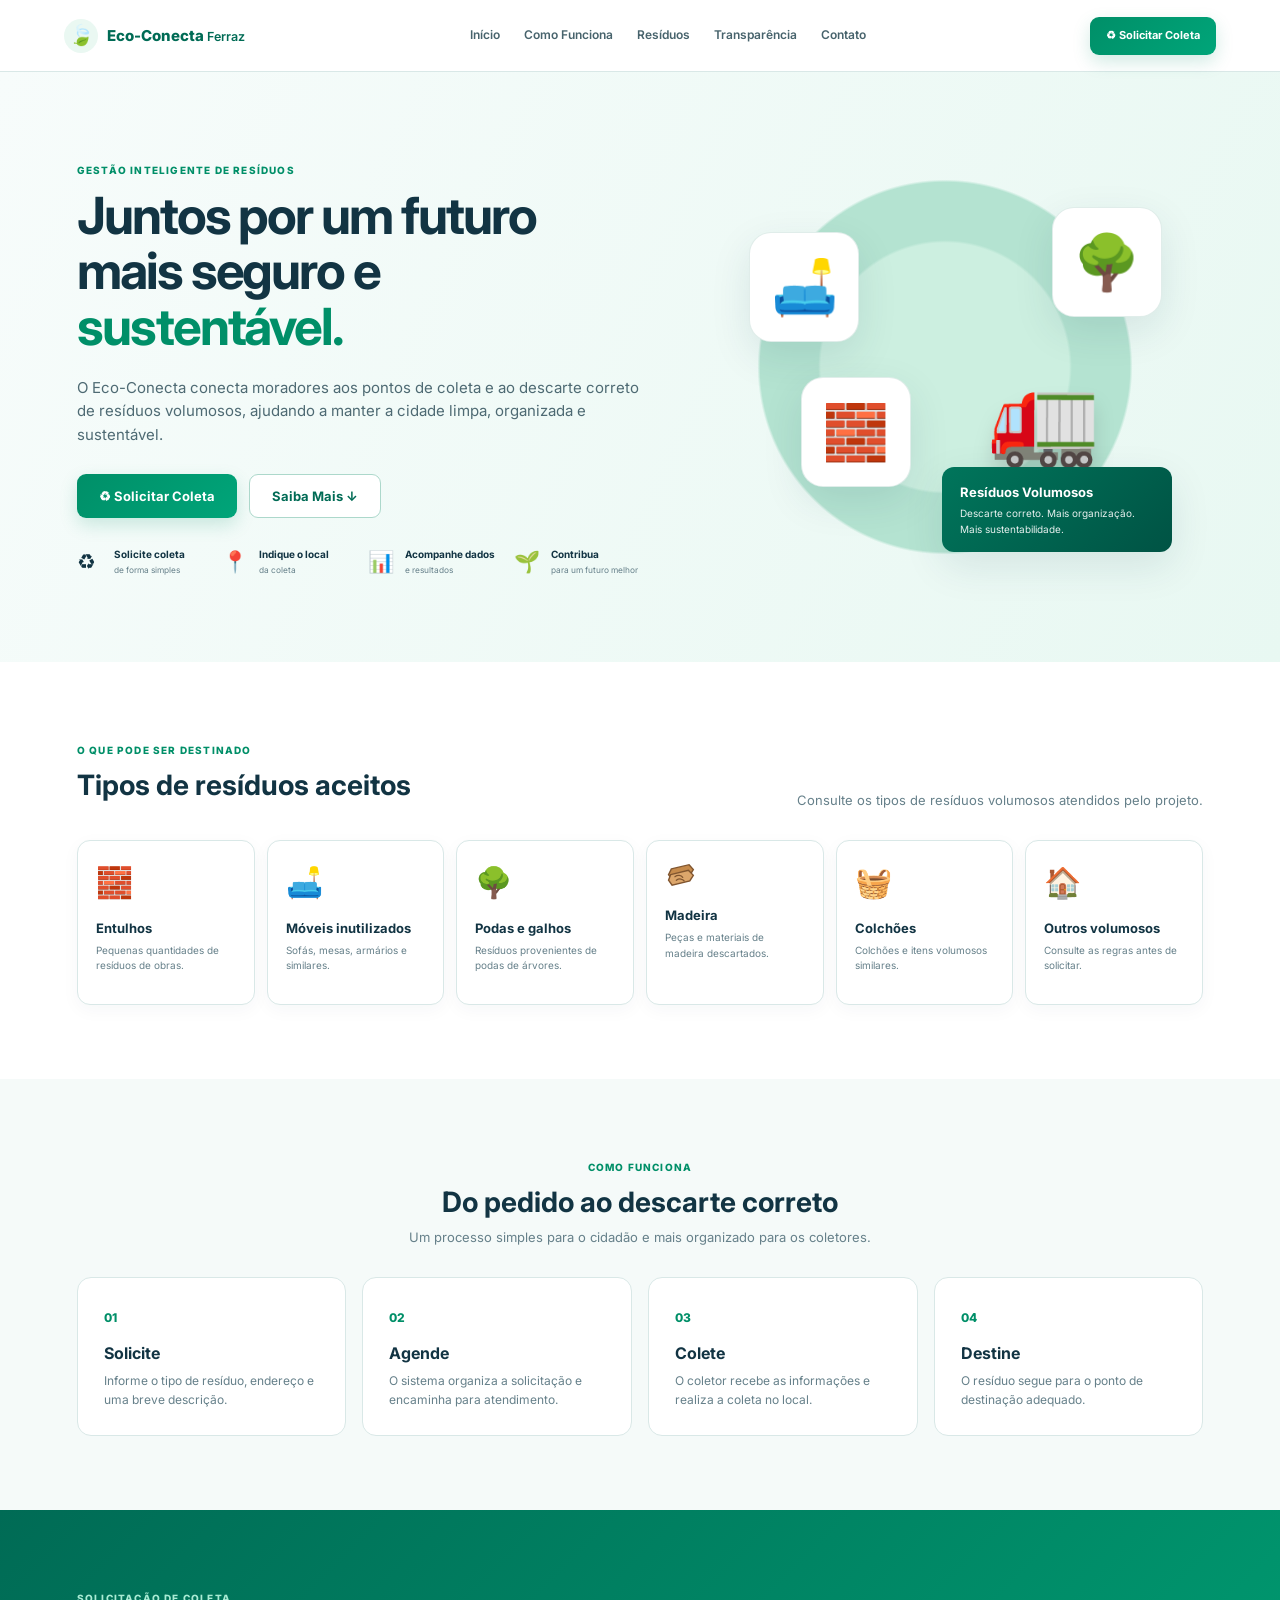
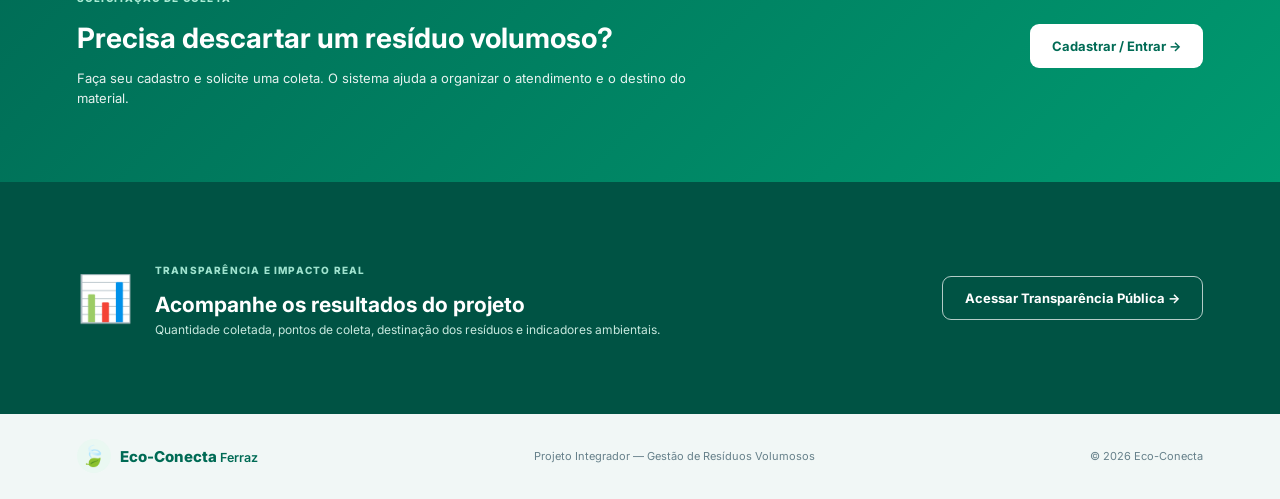
<file: index.html>
<!DOCTYPE html>
<html lang="pt-BR">
 <head>
  <meta charset="utf-8"/>
  <meta content="width=device-width, initial-scale=1.0" name="viewport"/>
  <title>
   Eco-Conecta | Res&iacute;duos Volumosos
  </title>
  <link href="CSS/style.css" rel="stylesheet"/>
 </head>
 <body>
  <header class="topbar">
   <a class="logo" href="index.html">
    <span class="logo-mark">
     🍃
    </span>
    <span>
     Eco-Conecta
     <small>
      Ferraz
     </small>
    </span>
   </a>
   <nav class="nav">
    <a href="#inicio">
     In&iacute;cio
    </a>
    <a href="#como-funciona">
     Como Funciona
    </a>
    <a href="#residuos">
     Res&iacute;duos
    </a>
    <a href="transparencia.html">
     Transpar&ecirc;ncia
    </a>
    <a href="#contato">
     Contato
    </a>
   </nav>
   <a class="btn btn-primary btn-small" href="#solicitar">
    ♻ Solicitar Coleta
   </a>
  </header>
  <main>
   <section class="hero section" id="inicio">
    <div class="hero-content">
     <span class="eyebrow">
      GEST&Atilde;O INTELIGENTE DE RES&Iacute;DUOS
     </span>
     <h1>
      Juntos por um futuro
      <br/>
      mais seguro e
      <strong>
       sustent&aacute;vel.
      </strong>
     </h1>
     <p>
      O Eco-Conecta conecta moradores aos pontos de coleta e ao descarte
          correto de res&iacute;duos volumosos, ajudando a manter a cidade limpa,
          organizada e sustent&aacute;vel.
     </p>
     <div class="hero-actions">
      <a class="btn btn-primary" href="#solicitar">
       ♻ Solicitar Coleta
      </a>
      <a class="btn btn-outline" href="#como-funciona">
       Saiba Mais &darr;
      </a>
     </div>
     <div class="hero-highlights">
      <div>
       <span>
        ♻
       </span>
       <b>
        Solicite coleta
       </b>
       <small>
        de forma simples
       </small>
      </div>
      <div>
       <span>
        📍
       </span>
       <b>
        Indique o local
       </b>
       <small>
        da coleta
       </small>
      </div>
      <div>
       <span>
        📊
       </span>
       <b>
        Acompanhe dados
       </b>
       <small>
        e resultados
       </small>
      </div>
      <div>
       <span>
        🌱
       </span>
       <b>
        Contribua
       </b>
       <small>
        para um futuro melhor
       </small>
      </div>
     </div>
    </div>
    <div aria-label="Ilustra&ccedil;&atilde;o de res&iacute;duos volumosos" class="hero-art">
     <div class="art-circle">
     </div>
     <div class="art-card art-card-sofa">
      🛋️
     </div>
     <div class="art-card art-card-branch">
      🌳
     </div>
     <div class="art-card art-card-rubble">
      🧱
     </div>
     <div class="art-truck">
      🚛
     </div>
     <div class="art-label">
      <strong>
       Res&iacute;duos Volumosos
      </strong>
      <span>
       Descarte correto. Mais organiza&ccedil;&atilde;o. Mais sustentabilidade.
      </span>
     </div>
    </div>
   </section>
   <section class="types section" id="residuos">
    <div class="section-heading">
     <div>
      <span class="eyebrow">
       O QUE PODE SER DESTINADO
      </span>
      <h2>
       Tipos de res&iacute;duos aceitos
      </h2>
     </div>
     <p>
      Consulte os tipos de res&iacute;duos volumosos atendidos pelo projeto.
     </p>
    </div>
    <div class="type-grid">
     <article class="type-card">
      <span>
       🧱
      </span>
      <strong>
       Entulhos
      </strong>
      <small>
       Pequenas quantidades de res&iacute;duos de obras.
      </small>
     </article>
     <article class="type-card">
      <span>
       🛋️
      </span>
      <strong>
       M&oacute;veis inutilizados
      </strong>
      <small>
       Sof&aacute;s, mesas, arm&aacute;rios e similares.
      </small>
     </article>
     <article class="type-card">
      <span>
       🌳
      </span>
      <strong>
       Podas e galhos
      </strong>
      <small>
       Res&iacute;duos provenientes de podas de &aacute;rvores.
      </small>
     </article>
     <article class="type-card">
      <span aria-hidden="true" class="wood-icon">
       <svg viewbox="0 0 48 48" xmlns="http://www.w3.org/2000/svg">
        <path d="M9 14 34 8l6 7-5 8-25 6-5-7z" fill="#c58a4b" stroke="#80552f" stroke-width="2">
        </path>
        <path d="M8 22 33 16l7 7-5 8-25 6-5-7z" fill="#dca66b" stroke="#80552f" stroke-width="2">
        </path>
        <path d="M14 25c4-3 9-2 11 1m-9 4c4-3 9-2 11 1" fill="none" stroke="#80552f" stroke-linecap="round" stroke-width="1.8">
        </path>
       </svg>
      </span>
      <strong>
       Madeira
      </strong>
      <small>
       Pe&ccedil;as e materiais de madeira descartados.
      </small>
     </article>
     <article class="type-card">
      <span>
       🧺
      </span>
      <strong>
       Colch&otilde;es
      </strong>
      <small>
       Colch&otilde;es e itens volumosos similares.
      </small>
     </article>
     <article class="type-card">
      <span>
       🏠
      </span>
      <strong>
       Outros volumosos
      </strong>
      <small>
       Consulte as regras antes de solicitar.
      </small>
     </article>
    </div>
   </section>
   <section class="how section" id="como-funciona">
    <div class="section-heading center">
     <span class="eyebrow">
      COMO FUNCIONA
     </span>
     <h2>
      Do pedido ao descarte correto
     </h2>
     <p>
      Um processo simples para o cidad&atilde;o e mais organizado para os coletores.
     </p>
    </div>
    <div class="steps">
     <article class="step">
      <span>
       01
      </span>
      <h3>
       Solicite
      </h3>
      <p>
       Informe o tipo de res&iacute;duo, endere&ccedil;o e uma breve descri&ccedil;&atilde;o.
      </p>
     </article>
     <article class="step">
      <span>
       02
      </span>
      <h3>
       Agende
      </h3>
      <p>
       O sistema organiza a solicita&ccedil;&atilde;o e encaminha para atendimento.
      </p>
     </article>
     <article class="step">
      <span>
       03
      </span>
      <h3>
       Colete
      </h3>
      <p>
       O coletor recebe as informa&ccedil;&otilde;es e realiza a coleta no local.
      </p>
     </article>
     <article class="step">
      <span>
       04
      </span>
      <h3>
       Destine
      </h3>
      <p>
       O res&iacute;duo segue para o ponto de destina&ccedil;&atilde;o adequado.
      </p>
     </article>
    </div>
   </section>
   <section class="request section" id="solicitar">
    <div>
     <span class="eyebrow">
      SOLICITA&Ccedil;&Atilde;O DE COLETA
     </span>
     <h2>
      Precisa descartar um res&iacute;duo volumoso?
     </h2>
     <p>
      Fa&ccedil;a seu cadastro e solicite uma coleta. O sistema ajuda a organizar o atendimento e o destino do material.
     </p>
    </div>
    <a class="btn btn-light" href="cadastro.html">
     Cadastrar / Entrar &rarr;
    </a>
   </section>
   <section class="transparency section" id="transparencia">
    <div class="transparency-icon">
     📊
    </div>
    <div>
     <span class="eyebrow">
      TRANSPAR&Ecirc;NCIA E IMPACTO REAL
     </span>
     <h2>
      Acompanhe os resultados do projeto
     </h2>
     <p>
      Quantidade coletada, pontos de coleta, destina&ccedil;&atilde;o dos res&iacute;duos e indicadores ambientais.
     </p>
    </div>
    <a class="btn btn-outline-light" href="transparencia.html">
     Acessar Transpar&ecirc;ncia P&uacute;blica &rarr;
    </a>
   </section>
  </main>
  <footer id="contato">
   <div class="logo">
    <span class="logo-mark">
     🍃
    </span>
    <span>
     Eco-Conecta
     <small>
      Ferraz
     </small>
    </span>
   </div>
   <p>
    Projeto Integrador &mdash; Gest&atilde;o de Res&iacute;duos Volumosos
   </p>
   <span>
    &copy; 2026 Eco-Conecta
   </span>
  </footer>
</body>
</html>
</file>
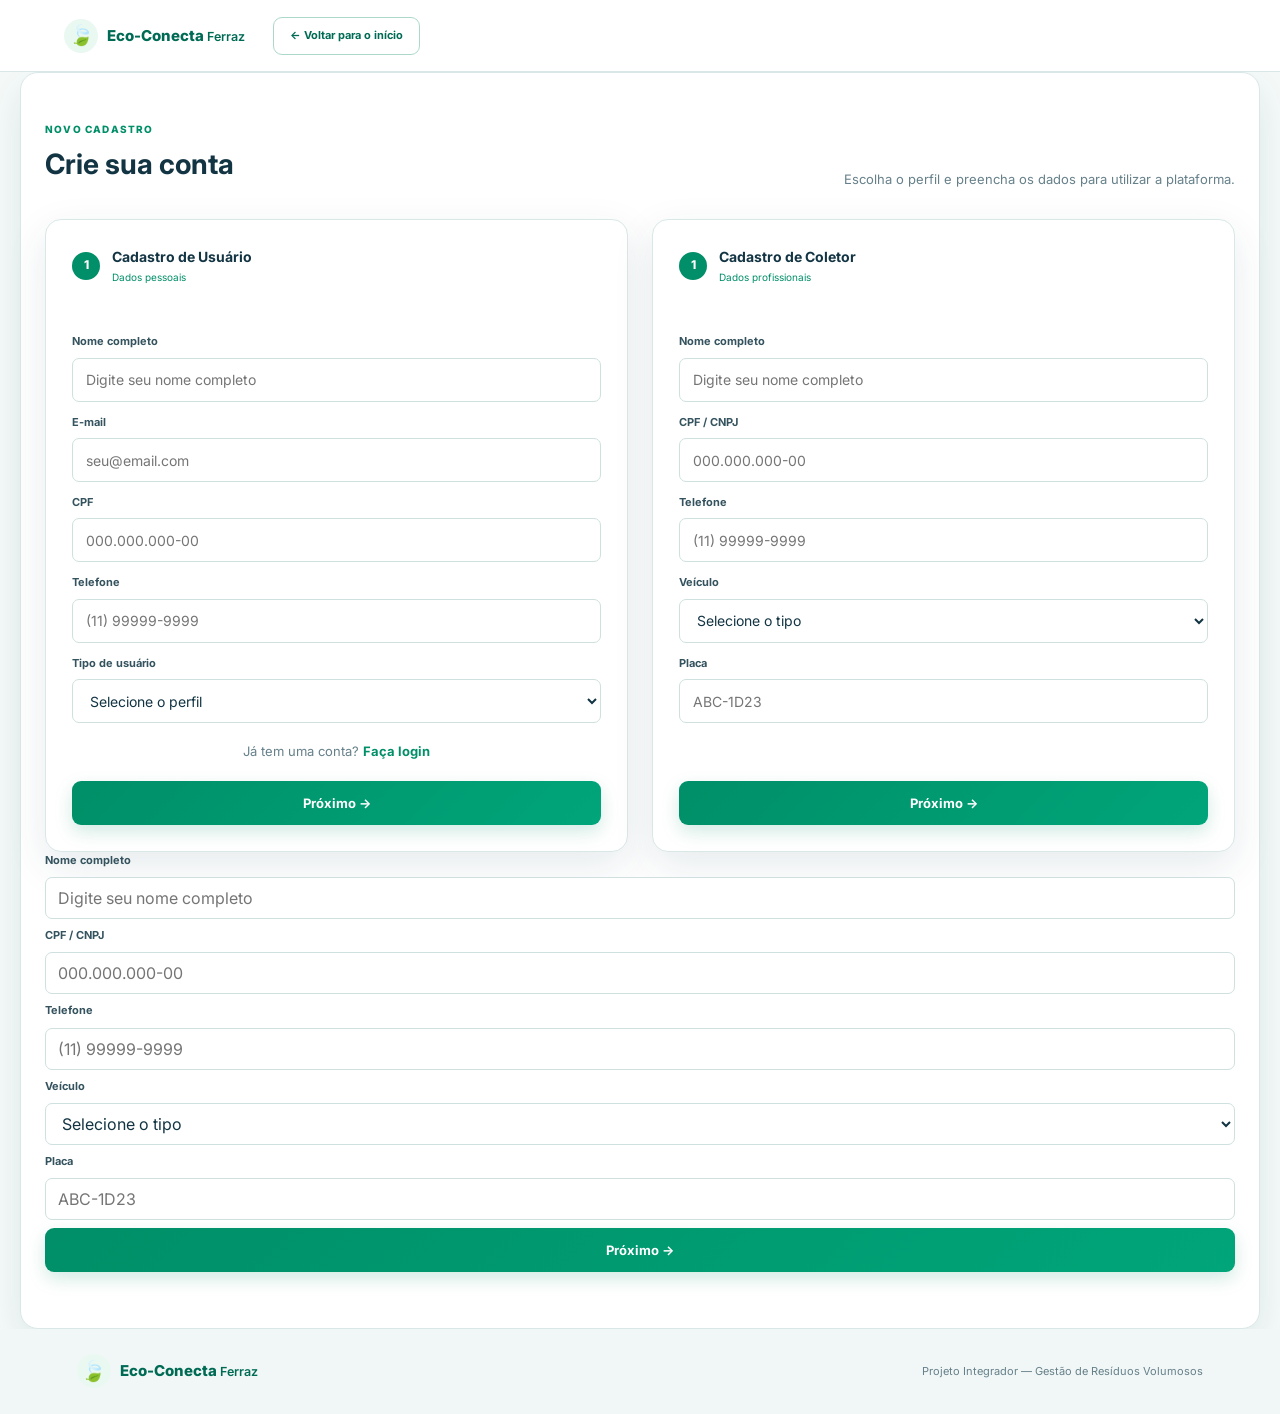
<file: cadastro.html>
<!DOCTYPE html>
<html lang="pt-BR">
<head>
  <meta charset="UTF-8">
  <meta name="viewport" content="width=device-width, initial-scale=1.0">
  <title>Cadastro | Eco-Conecta</title>
  <link rel="stylesheet" href="CSS/style.css">
  <script src="JS/cadastro.js" defer></script>
</head>
<body class="auth-page">

  <header class="topbar">
   <a class="logo" href="index.html">
    <span class="logo-mark">
     🍃
    </span>
    <span>
     Eco-Conecta
     <small>
      Ferraz
     </small>
    </span>
   </a>
   <a class="btn btn-outline btn-small" href="index.html">
    &larr; Voltar para o in&iacute;cio
   </a>
  </header>
    <section class="register-section" id="cadastro">
      <div class="section-heading">
        <div>
          <span class="eyebrow">NOVO CADASTRO</span>
          <h2>Crie sua conta</h2>
        </div>
        <p>Escolha o perfil e preencha os dados para utilizar a plataforma.</p>
      </div>

      <div class="register-grid">
        <article class="register-card">
          <div class="card-title">
            <span class="number">1</span>
            <div><strong>Cadastro de Usuário</strong><small>Dados pessoais</small></div>
          </div>

          <form>
            <label for="nome">Nome completo</label>
            <input id="nome" type="text" placeholder="Digite seu nome completo">

            <label for="email">E-mail</label>
            <input id="email" type="email" placeholder="seu@email.com">

            <label for="cpf">CPF</label>
            <input id="cpf" type="text" placeholder="000.000.000-00">

            <label for="telefone">Telefone</label>
            <input id="telefone" type="tel" placeholder="(11) 99999-9999">

            <label for="perfil">Tipo de usuário</label>
            <select id="perfil">
              <option value="">Selecione o perfil</option>
              <option>Cidadão</option>
              <option>Coletor</option>
              <option>Empresa</option>
              <option>Gestora</option>
            </select>
            <p class="register-link">Já tem uma conta? <a href="login.html">Faça login</a></p>
            <button class="btn btn-primary full" type="submit">Próximo →</button>
          </form>
        </article>

        <article class="register-card collector">
          <div class="card-title">
            <span class="number">1</span>
            <div><strong>Cadastro de Coletor</strong><small>Dados profissionais</small></div>
          </div>

          <form>
            <label for="coletor-nome">Nome completo</label>
            <input id="coletor-nome" type="text" placeholder="Digite seu nome completo">

            <label for="coletor-cpf">CPF / CNPJ</label>
            <input id="coletor-cpf" type="text" placeholder="000.000.000-00">

            <label for="coletor-tel">Telefone</label>
            <input id="coletor-tel" type="tel" placeholder="(11) 99999-9999">

            <label for="veiculo">Veículo</label>
            <select id="veiculo">
              <option value="">Selecione o tipo</option>
              <option>Caminhão</option>
              <option>Caminhonete</option>
              <option>Utilitário</option>
              <option>Outro</option>
            </select>

            <label for="placa">Placa</label>
            <input id="placa" type="text" placeholder="ABC-1D23">

            <button class="btn btn-primary full" type="submit">Próximo →</button>
          </form>
        </article>
      </div>
      <form>
       <label for="coletor-nome">
        Nome completo
       </label>
       <input id="coletor-nome" placeholder="Digite seu nome completo" type="text"/>
       <label for="coletor-cpf">
        CPF / CNPJ
       </label>
       <input id="coletor-cpf" placeholder="000.000.000-00" type="text"/>
       <label for="coletor-tel">
        Telefone
       </label>
       <input id="coletor-tel" placeholder="(11) 99999-9999" type="tel"/>
       <label for="veiculo">
        Ve&iacute;culo
       </label>
       <select id="veiculo">
        <option value="">
         Selecione o tipo
        </option>
        <option>
         Caminh&atilde;o
        </option>
        <option>
         Caminhonete
        </option>
        <option>
         Utilit&aacute;rio
        </option>
        <option>
         Outro
        </option>
       </select>
       <label for="placa">
        Placa
       </label>
       <input id="placa" placeholder="ABC-1D23" type="text"/>
       <button class="btn btn-primary full" type="submit">
        Pr&oacute;ximo &rarr;
       </button>
      </form>
     </article>
    </div>
   </section>
  </main>
  <footer>
   <div class="logo">
    <span class="logo-mark">
     🍃
    </span>
    <span>
     Eco-Conecta
     <small>
      Ferraz
     </small>
    </span>
   </div>
   <span>
    Projeto Integrador &mdash; Gest&atilde;o de Res&iacute;duos Volumosos
   </span>
  </footer>
</body>
</html>
</file>
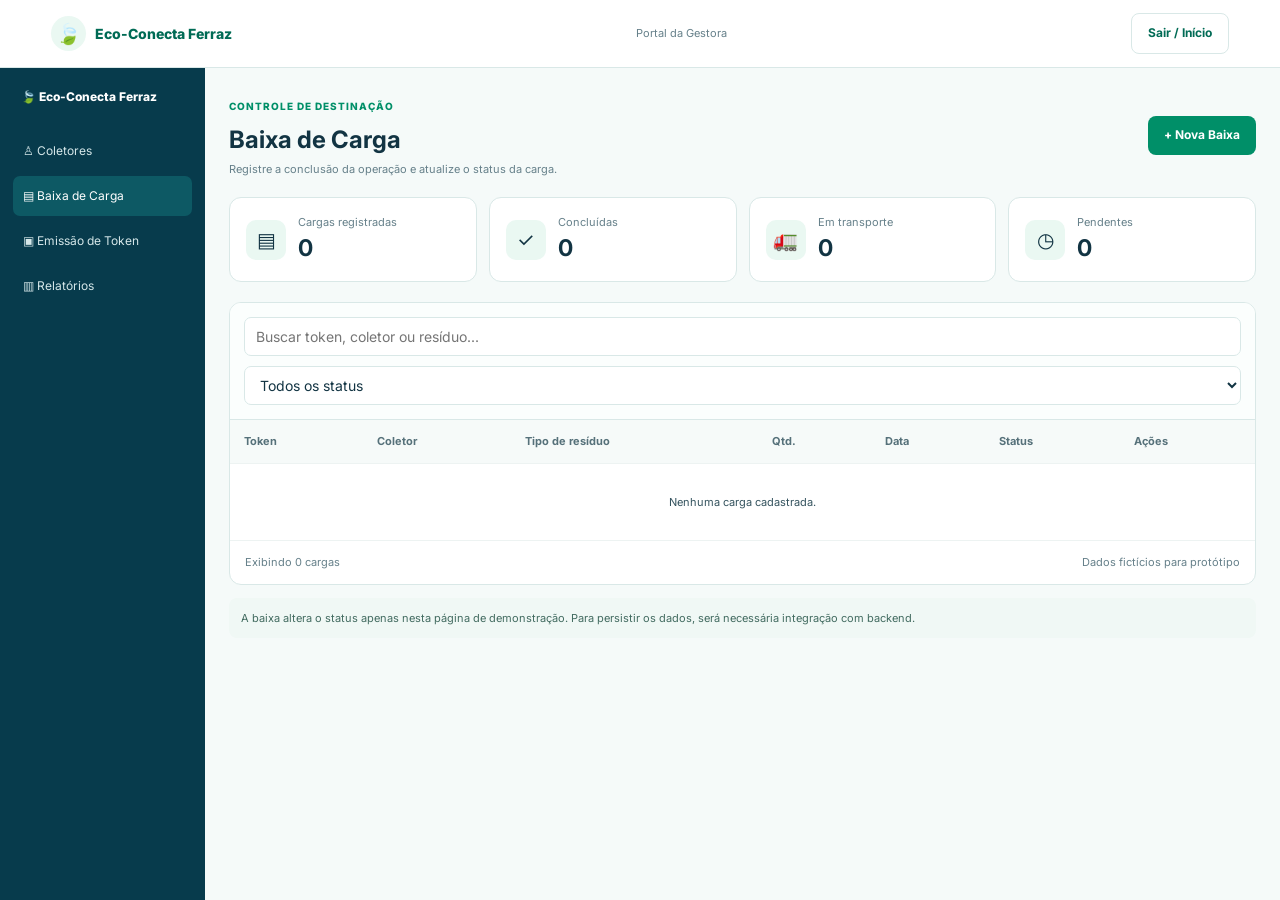
<file: gestora-baixa-carga.html>
<!DOCTYPE html>
<html lang="pt-BR">
 <head>
  <meta charset="utf-8"/>
  <meta content="width=device-width,initial-scale=1" name="viewport"/>
  <title>
   Baixa de Carga | PortalGestora
  </title>
  <link href="CSS/style.css" rel="stylesheet"/>
 </head>
 <body class="internal-page">
  <header class="topbar">
   <a class="logo" href="index.html">
    <span class="logo-mark">
     🍃
    </span>
    Eco-Conecta Ferraz
   </a>
   <span class="muted small">
    Portal da Gestora
   </span>
   <a class="btn outline" href="index.html">
    Sair / In&iacute;cio
   </a>
  </header>
  <div class="dashboard">
   <aside class="sidebar">
    <div class="side-brand">
     🍃 Eco-Conecta Ferraz
    </div>
    <a class="side-link" href="gestora-coletores.html">
     ♙ Coletores
    </a>
    <a class="side-link active" href="gestora-baixa-carga.html">
     ▤ Baixa de Carga
    </a>
    <a class="side-link" href="gestora-token.html">
     ▣ Emiss&atilde;o de Token
    </a>
    <a class="side-link" href="transparencia.html">
     ▥ Relat&oacute;rios
    </a>
   </aside>
   <main class="dashmain">
    <div class="dashhead">
     <div>
      <span class="eyebrow">
       CONTROLE DE DESTINA&Ccedil;&Atilde;O
      </span>
      <h1>
       Baixa de Carga
      </h1>
      <p class="muted small">
       Registre a conclus&atilde;o da opera&ccedil;&atilde;o e atualize o status da carga.
      </p>
     </div>
     <button class="btn primary" id="new">
      + Nova Baixa
     </button>
    </div>
    <section class="stats">
     <article class="stat">
      <div class="stat-icon">
       ▤
      </div>
      <div>
       <span>
        Cargas registradas
       </span>
       <strong id="total">
        0
       </strong>
      </div>
     </article>
     <article class="stat">
      <div class="stat-icon">
       &checkmark;
      </div>
      <div>
       <span>
        Conclu&iacute;das
       </span>
       <strong id="done">
        0
       </strong>
      </div>
     </article>
     <article class="stat">
      <div class="stat-icon">
       🚛
      </div>
      <div>
       <span>
        Em transporte
       </span>
       <strong>
        0
       </strong>
      </div>
     </article>
     <article class="stat">
      <div class="stat-icon">
       ◷
      </div>
      <div>
       <span>
        Pendentes
       </span>
       <strong>
        0
       </strong>
      </div>
     </article>
    </section>
    <section class="table-panel">
     <div class="filters">
      <input id="q" placeholder="Buscar token, coletor ou res&iacute;duo..."/>
      <select id="status">
       <option value="all">
        Todos os status
       </option>
       <option>
        Conclu&iacute;da
       </option>
       <option>
        Em transporte
       </option>
       <option>
        Pendente
       </option>
      </select>
     </div>
     <div class="table-wrap">
      <table>
       <thead>
        <tr>
         <th>
          Token
         </th>
         <th>
          Coletor
         </th>
         <th>
          Tipo de res&iacute;duo
         </th>
         <th>
          Qtd.
         </th>
         <th>
          Data
         </th>
         <th>
          Status
         </th>
         <th>
          A&ccedil;&otilde;es
         </th>
        </tr>
       </thead>
       <tbody id="rows">
        <tr class="empty-row">
         <td colspan="7" style="text-align:center;padding:30px">
          Nenhuma carga cadastrada.
         </td>
        </tr>
       </tbody>
      </table>
     </div>
     <div class="pagination">
      <span id="count">
       Exibindo 0 cargas
      </span>
      <span>
       Dados fict&iacute;cios para prot&oacute;tipo
      </span>
     </div>
    </section>
    <p class="notice">
     A baixa altera o status apenas nesta p&aacute;gina de demonstra&ccedil;&atilde;o. Para persistir os dados, ser&aacute; necess&aacute;ria integra&ccedil;&atilde;o com backend.
    </p>
   </main>
  </div>
  <script>
   function filter(){let n=0;document.querySelectorAll('#rows tr:not(.empty-row)').forEach(r=>{let ok=r.innerText.toLowerCase().includes(document.getElementById('q').value.toLowerCase())&&(document.getElementById('status').value==='all'||r.innerText.includes(document.getElementById('status').value));r.hidden=!ok;if(ok)n++});document.getElementById('count').textContent='Exibindo '+n+' carga(s)';}document.getElementById('q').addEventListener('input',filter);document.getElementById('status').addEventListener('change',filter);document.getElementById('rows').addEventListener('click',e=>{let b=e.target.closest('.finish');if(!b)return;let r=b.closest('tr'),cell=r.cells[5];if(cell.innerText.includes('Concluída')){alert('Esta carga já está concluída.');return}if(confirm('Confirmar a baixa desta carga?')){cell.innerHTML='<span class="status">Concluída</span>';b.textContent='Ver';document.getElementById('done').textContent=+document.getElementById('done').textContent+1;filter()}});document.getElementById('new').onclick=()=>{let t=prompt('Token da carga:');if(!t)return;let c=prompt('Nome do coletor:');if(!c)return;let r=prompt('Tipo de resíduo:');if(!r)return;let tr=document.createElement('tr');[t,c,r,prompt('Quantidade:','1 carga')||'1 carga',new Date().toLocaleDateString('pt-BR')].forEach(v=>{let td=document.createElement('td');td.textContent=v;tr.append(td)});let st=document.createElement('td');st.innerHTML='<span class="status warn">Pendente</span>';tr.append(st);let act=document.createElement('td');act.innerHTML='<button class="btn outline finish">Dar baixa</button>';tr.append(act);let empty=document.querySelector('#rows .empty-row');if(empty)empty.remove();document.getElementById('rows').prepend(tr);document.getElementById('total').textContent=+document.getElementById('total').textContent+1;filter()};
  </script>
</body>
</html>
</file>
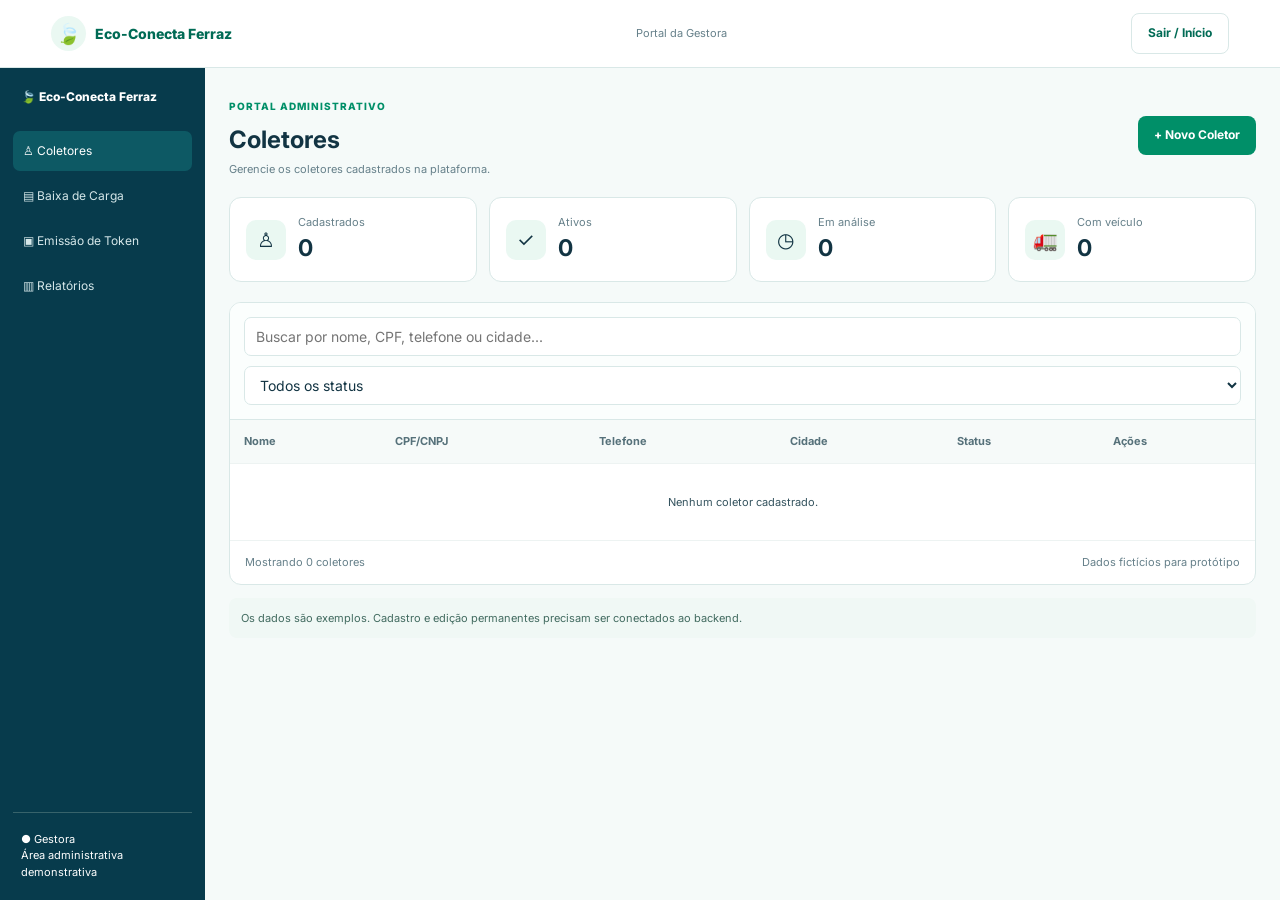
<file: gestora-coletores.html>
<!DOCTYPE html>
<html lang="pt-BR">
 <head>
  <meta charset="utf-8"/>
  <meta content="width=device-width,initial-scale=1" name="viewport"/>
  <title>
   Coletores | PortalGestora
  </title>
  <link href="CSS/style.css" rel="stylesheet"/>
 </head>
 <body class="internal-page">
  <header class="topbar">
   <a class="logo" href="index.html">
    <span class="logo-mark">
     🍃
    </span>
    Eco-Conecta Ferraz
   </a>
   <span class="muted small">
    Portal da Gestora
   </span>
   <a class="btn outline" href="index.html">
    Sair / In&iacute;cio
   </a>
  </header>
  <div class="dashboard">
   <aside class="sidebar">
    <div class="side-brand">
     🍃 Eco-Conecta Ferraz
    </div>
    <a class="side-link active" href="gestora-coletores.html">
     ♙ Coletores
    </a>
    <a class="side-link" href="gestora-baixa-carga.html">
     ▤ Baixa de Carga
    </a>
    <a class="side-link" href="gestora-token.html">
     ▣ Emiss&atilde;o de Token
    </a>
    <a class="side-link" href="transparencia.html">
     ▥ Relat&oacute;rios
    </a>
    <div class="side-bottom">
     ● Gestora
     <br/>
     &Aacute;rea administrativa demonstrativa
    </div>
   </aside>
   <main class="dashmain">
    <div class="dashhead">
     <div>
      <span class="eyebrow">
       PORTAL ADMINISTRATIVO
      </span>
      <h1>
       Coletores
      </h1>
      <p class="muted small">
       Gerencie os coletores cadastrados na plataforma.
      </p>
     </div>
     <button class="btn primary" id="new">
      + Novo Coletor
     </button>
    </div>
    <section class="stats">
     <article class="stat">
      <div class="stat-icon">
       ♙
      </div>
      <div>
       <span>
        Cadastrados
       </span>
       <strong>
        0
       </strong>
      </div>
     </article>
     <article class="stat">
      <div class="stat-icon">
       &checkmark;
      </div>
      <div>
       <span>
        Ativos
       </span>
       <strong>
        0
       </strong>
      </div>
     </article>
     <article class="stat">
      <div class="stat-icon">
       ◷
      </div>
      <div>
       <span>
        Em an&aacute;lise
       </span>
       <strong>
        0
       </strong>
      </div>
     </article>
     <article class="stat">
      <div class="stat-icon">
       🚛
      </div>
      <div>
       <span>
        Com ve&iacute;culo
       </span>
       <strong>
        0
       </strong>
      </div>
     </article>
    </section>
    <section class="table-panel">
     <div class="filters">
      <input id="q" placeholder="Buscar por nome, CPF, telefone ou cidade..."/>
      <select id="status">
       <option value="all">
        Todos os status
       </option>
       <option>
        Ativo
       </option>
       <option>
        Inativo
       </option>
       <option>
        Em an&aacute;lise
       </option>
      </select>
     </div>
     <div class="table-wrap">
      <table>
       <thead>
        <tr>
         <th>
          Nome
         </th>
         <th>
          CPF/CNPJ
         </th>
         <th>
          Telefone
         </th>
         <th>
          Cidade
         </th>
         <th>
          Status
         </th>
         <th>
          A&ccedil;&otilde;es
         </th>
        </tr>
       </thead>
       <tbody id="rows">
        <tr class="empty-row">
         <td colspan="6" style="text-align:center;padding:30px">
          Nenhum coletor cadastrado.
         </td>
        </tr>
       </tbody>
      </table>
     </div>
     <div class="pagination">
      <span id="count">
       Mostrando 0 coletores
      </span>
      <span>
       Dados fict&iacute;cios para prot&oacute;tipo
      </span>
     </div>
    </section>
    <p class="notice">
     Os dados s&atilde;o exemplos. Cadastro e edi&ccedil;&atilde;o permanentes precisam ser conectados ao backend.
    </p>
   </main>
  </div>
  <script>
   function filt(){let n=0;document.querySelectorAll('#rows tr:not(.empty-row)').forEach(r=>{let ok=r.innerText.toLowerCase().includes(document.getElementById('q').value.toLowerCase())&&(document.getElementById('status').value==='all'||r.innerText.includes(document.getElementById('status').value));r.hidden=!ok;if(ok)n++});document.getElementById('count').textContent='Mostrando '+n+' coletor(es)';}document.getElementById('q').addEventListener('input',filt);document.getElementById('status').addEventListener('change',filt);document.getElementById('new').onclick=()=>alert('Protótipo visual: o formulário de novo coletor será integrado ao backend.');document.querySelectorAll('.edit').forEach(b=>b.onclick=()=>alert('Protótipo visual: edição ainda não está conectada ao banco de dados.'));
  </script>
</body>
</html>
</file>
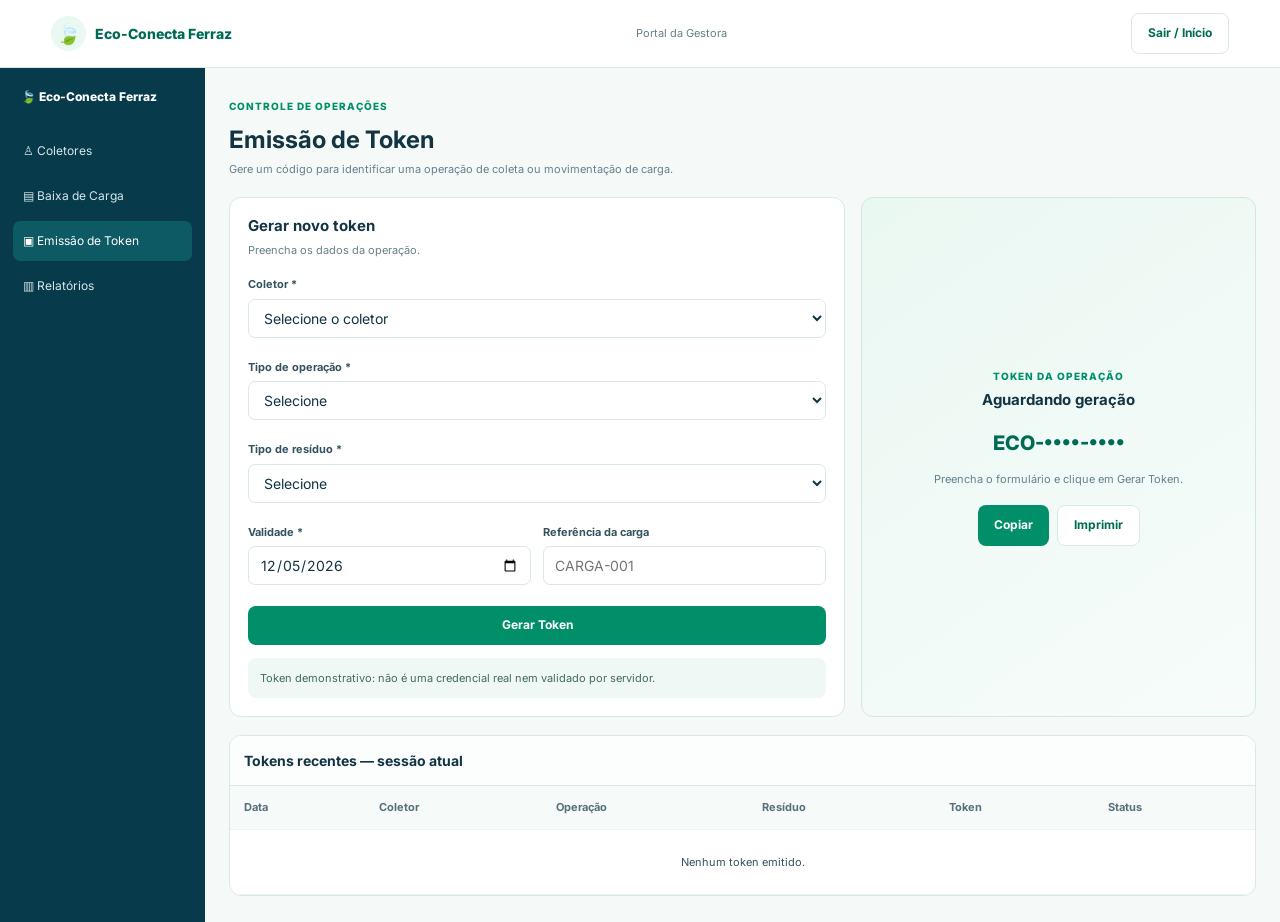
<file: gestora-token.html>
<!DOCTYPE html>
<html lang="pt-BR">
 <head>
  <meta charset="utf-8"/>
  <meta content="width=device-width,initial-scale=1" name="viewport"/>
  <title>
   Emiss&atilde;o de Token | PortalGestora
  </title>
  <link href="CSS/style.css" rel="stylesheet"/>
 </head>
 <body class="internal-page">
  <header class="topbar">
   <a class="logo" href="index.html">
    <span class="logo-mark">
     🍃
    </span>
    Eco-Conecta Ferraz
   </a>
   <span class="muted small">
    Portal da Gestora
   </span>
   <a class="btn outline" href="index.html">
    Sair / In&iacute;cio
   </a>
  </header>
  <div class="dashboard">
   <aside class="sidebar">
    <div class="side-brand">
     🍃 Eco-Conecta Ferraz
    </div>
    <a class="side-link" href="gestora-coletores.html">
     ♙ Coletores
    </a>
    <a class="side-link" href="gestora-baixa-carga.html">
     ▤ Baixa de Carga
    </a>
    <a class="side-link active" href="gestora-token.html">
     ▣ Emiss&atilde;o de Token
    </a>
    <a class="side-link" href="transparencia.html">
     ▥ Relat&oacute;rios
    </a>
   </aside>
   <main class="dashmain">
    <div class="dashhead">
     <div>
      <span class="eyebrow">
       CONTROLE DE OPERA&Ccedil;&Otilde;ES
      </span>
      <h1>
       Emiss&atilde;o de Token
      </h1>
      <p class="muted small">
       Gere um c&oacute;digo para identificar uma opera&ccedil;&atilde;o de coleta ou movimenta&ccedil;&atilde;o de carga.
      </p>
     </div>
    </div>
    <div class="grid2">
     <section class="panel">
      <h2>
       Gerar novo token
      </h2>
      <p class="muted small" style="margin-bottom:18px">
       Preencha os dados da opera&ccedil;&atilde;o.
      </p>
      <form id="form">
       <div class="field">
        <label for="coletor">
         Coletor *
        </label>
        <select id="coletor" required="">
         <option value="">
          Selecione o coletor
         </option>
        </select>
       </div>
       <div class="field">
        <label for="operacao">
         Tipo de opera&ccedil;&atilde;o *
        </label>
        <select id="operacao" required="">
         <option value="">
          Selecione
         </option>
         <option>
          Coleta
         </option>
         <option>
          Entrega / Destina&ccedil;&atilde;o
         </option>
         <option>
          Movimenta&ccedil;&atilde;o de carga
         </option>
        </select>
       </div>
       <div class="field">
        <label for="residuo">
         Tipo de res&iacute;duo *
        </label>
        <select id="residuo" required="">
         <option value="">
          Selecione
         </option>
         <option>
          Entulho
         </option>
         <option>
          M&oacute;veis inutilizados
         </option>
         <option>
          Podas e galhos
         </option>
         <option>
          Madeira
         </option>
         <option>
          Colch&otilde;es
         </option>
         <option>
          Outros volumosos
         </option>
        </select>
       </div>
       <div class="formgrid">
        <div class="field">
         <label for="validade">
          Validade *
         </label>
         <input id="validade" required="" type="date"/>
        </div>
        <div class="field">
         <label for="ref">
          Refer&ecirc;ncia da carga
         </label>
         <input id="ref" placeholder="CARGA-001"/>
        </div>
       </div>
       <button class="btn primary" type="submit">
        Gerar Token
       </button>
      </form>
      <p class="notice">
       Token demonstrativo: n&atilde;o &eacute; uma credencial real nem validado por servidor.
      </p>
     </section>
     <section class="tokenbox">
      <span class="eyebrow">
       TOKEN DA OPERA&Ccedil;&Atilde;O
      </span>
      <h2 id="state">
       Aguardando gera&ccedil;&atilde;o
      </h2>
      <div class="tokencode" id="code">
       ECO-&bull;&bull;&bull;&bull;-&bull;&bull;&bull;&bull;
      </div>
      <p class="muted small" id="details">
       Preencha o formul&aacute;rio e clique em Gerar Token.
      </p>
      <div style="display:flex;gap:8px;margin-top:17px">
       <button class="btn primary" disabled="" id="copy">
        Copiar
       </button>
       <button class="btn outline" onclick="print()">
        Imprimir
       </button>
      </div>
     </section>
    </div>
    <section class="table-panel" style="margin-top:18px">
     <div class="filters">
      <strong>
       Tokens recentes &mdash; sess&atilde;o atual
      </strong>
     </div>
     <div class="table-wrap">
      <table>
       <thead>
        <tr>
         <th>
          Data
         </th>
         <th>
          Coletor
         </th>
         <th>
          Opera&ccedil;&atilde;o
         </th>
         <th>
          Res&iacute;duo
         </th>
         <th>
          Token
         </th>
         <th>
          Status
         </th>
        </tr>
       </thead>
       <tbody id="rows">
        <tr class="empty-row">
         <td colspan="6" style="text-align:center;padding:24px">
          Nenhum token emitido.
         </td>
        </tr>
       </tbody>
      </table>
     </div>
    </section>
   </main>
  </div>
  <script>
   let current='';document.getElementById('validade').value=new Date().toISOString().slice(0,10);document.getElementById('form').addEventListener('submit',e=>{e.preventDefault();let c=document.getElementById('coletor').value,o=document.getElementById('operacao').value,r=document.getElementById('residuo').value,v=document.getElementById('validade').value;const part=()=>Math.random().toString(36).slice(2,6).toUpperCase();current='ECO-'+part()+'-'+part()+'-'+part();document.getElementById('state').textContent='Token gerado';document.getElementById('code').textContent=current;document.getElementById('details').textContent=c+' • '+o+' • '+r+' • Validade: '+v;document.getElementById('copy').disabled=false;let rows=document.getElementById('rows');if(rows.querySelector('[colspan]'))rows.innerHTML='';let tr=document.createElement('tr');[new Date().toLocaleDateString('pt-BR'),c,o,r,current,'Ativo (demo)'].forEach((v,i)=>{let td=document.createElement('td');td.textContent=v;if(i===5){let s=document.createElement('span');s.className='status';s.textContent=v;td.textContent='';td.append(s)}tr.append(td)});rows.prepend(tr)});document.getElementById('copy').addEventListener('click',async()=>{try{await navigator.clipboard.writeText(current);document.getElementById('copy').textContent='Copiado!'}catch{alert('Token: '+current)}})
  </script>
</body>
</html>
</file>
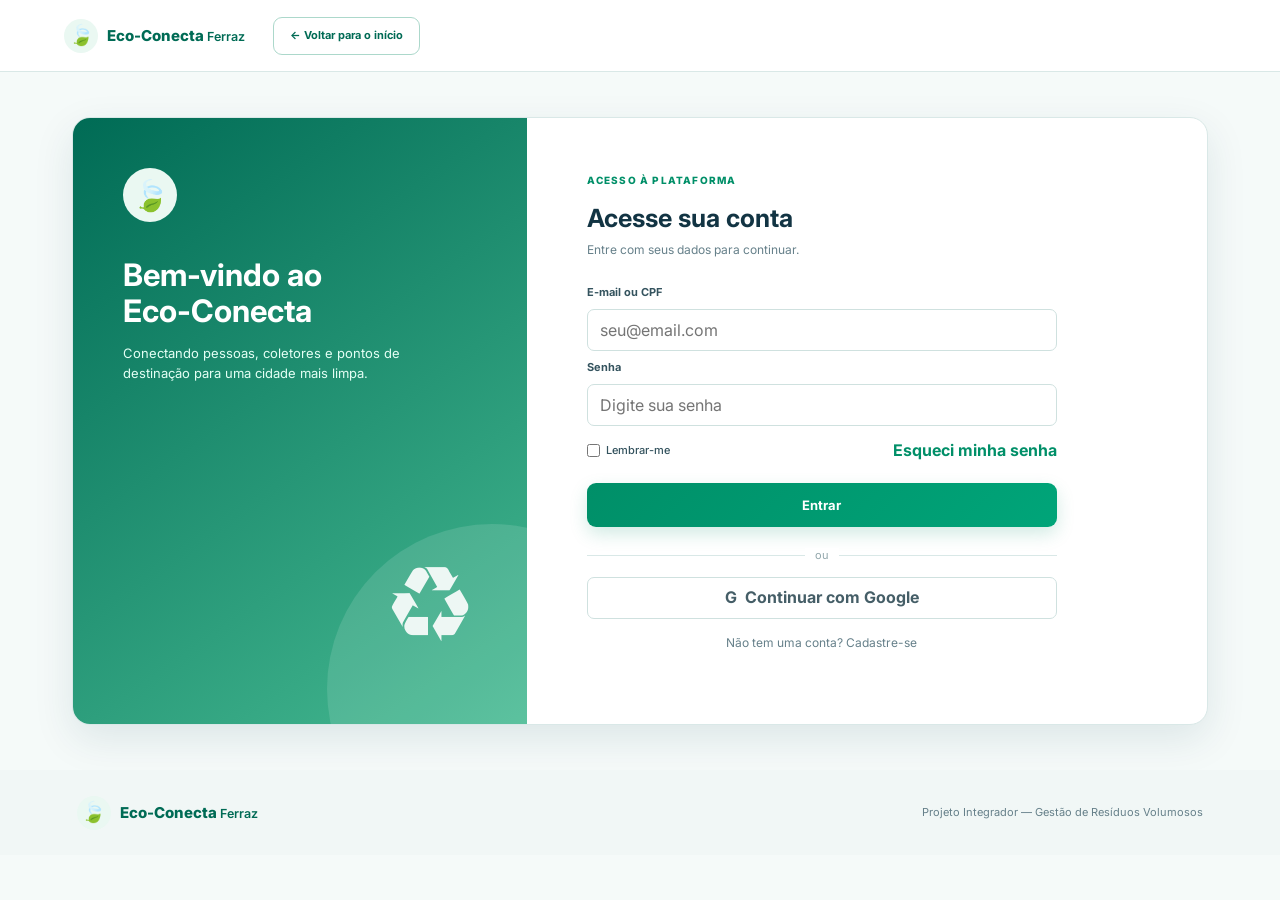
<file: login.html>
<!DOCTYPE html>
<html lang="pt-BR">
<head>
    <meta charset="UTF-8">
    <meta name="viewport" content="width=device-width, initial-scale=1.0">
    <title>Login | EcoConecta</title>
    <link rel="stylesheet" href="CSS/style.css">
</head>
<body class="auth-page">
      <header class="topbar">
    <a href="index.html" class="logo">
      <span class="logo-mark">🍃</span>
      <span>Eco-Conecta <small>Ferraz</small></span>
    </a>
    <a class="btn btn-outline btn-small" href="index.html">← Voltar para o início</a>
  </header>

  <main class="auth-wrapper">

    <section class="login-card">
      <div class="login-visual">
        <span class="logo-mark big">🍃</span>
        <h1>Bem-vindo ao<br><strong>Eco-Conecta</strong></h1>
        <p>Conectando pessoas, coletores e pontos de destinação para uma cidade mais limpa.</p>
        <div class="visual-icon">♻</div>
      </div>

      <div class="login-form">
        <span class="eyebrow">ACESSO À PLATAFORMA</span>
        <h2>Acesse sua conta</h2>
        <p>Entre com seus dados para continuar.</p>

        <form>
          <label for="login">E-mail ou CPF</label>
          <input id="login" type="text" placeholder="seu@email.com">

          <label for="senha">Senha</label>
          <input id="senha" type="password" placeholder="Digite sua senha">

          <div class="form-row">
            <label class="check"><input type="checkbox"> Lembrar-me</label>
            <a href="recuperacao-senha.html">Esqueci minha senha</a>
          </div>

          <button class="btn btn-primary full" type="submit">Entrar</button>
        </form>

        <div class="divider"><span>ou</span></div>

        <button class="google-btn" type="button">G&nbsp; Continuar com Google</button>
        <p class="register-linkl">Não tem uma conta? <a href="cadastro.html">Cadastre-se</a></p>
      </div>
    </section>
</main>

  <footer>
    <div class="logo">
      <span class="logo-mark">🍃</span>
      <span>Eco-Conecta <small>Ferraz</small></span>
    </div>
    <span>Projeto Integrador — Gestão de Resíduos Volumosos</span>
  </footer>
</body>
</html>
</file>
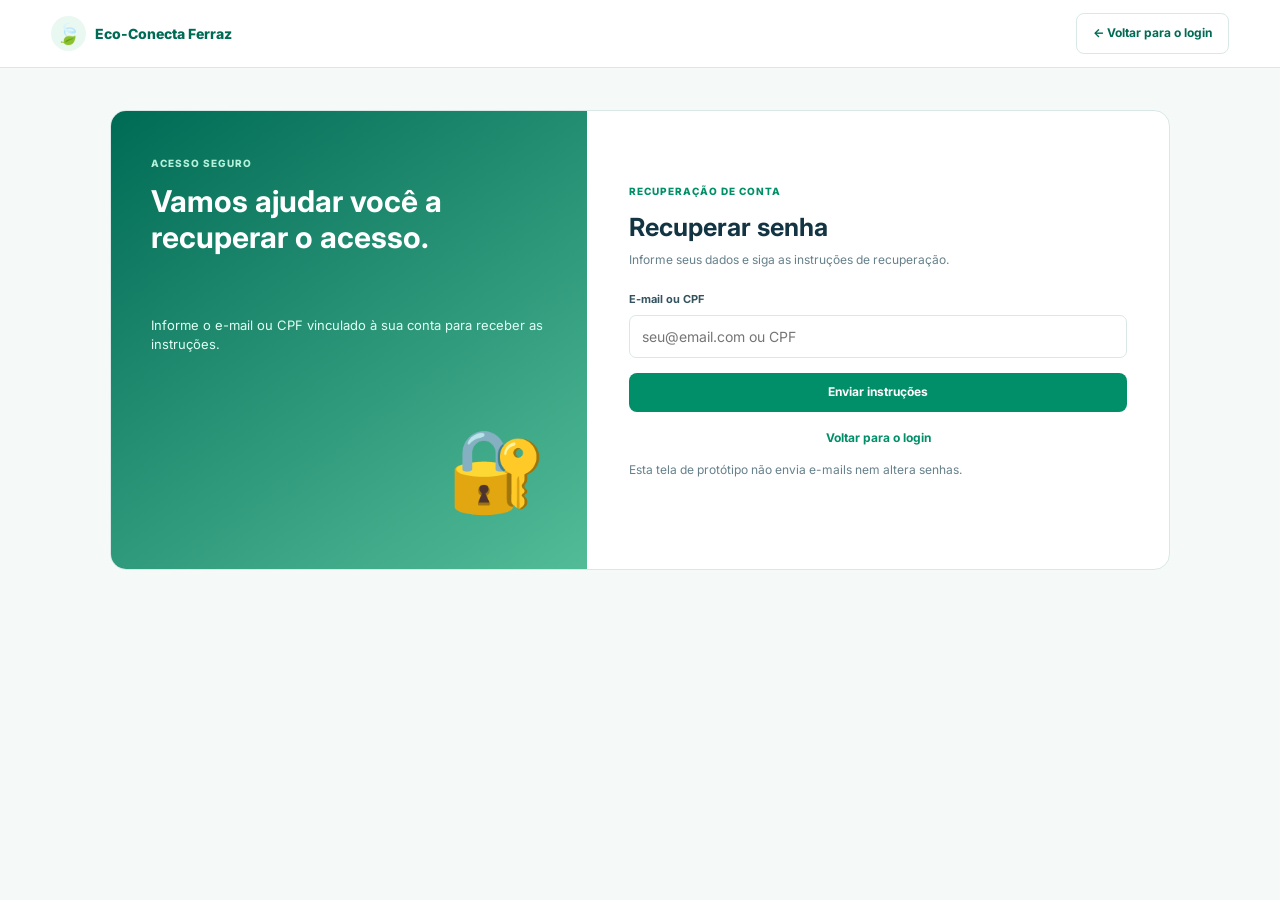
<file: recuperacao-senha.html>
<!DOCTYPE html>
<html lang="pt-BR">
 <head>
  <meta charset="utf-8"/>
  <meta content="width=device-width,initial-scale=1" name="viewport"/>
  <title>
   Recupera&ccedil;&atilde;o de Senha | Eco-Conecta
  </title>
  <link href="CSS/style.css" rel="stylesheet"/>
 </head>
 <body class="internal-page">
  <header class="topbar">
   <a class="logo" href="index.html">
    <span class="logo-mark">
     🍃
    </span>
    Eco-Conecta Ferraz
   </a>
   <a class="btn outline" href="cadastro.html">
    &larr; Voltar para o login
   </a>
  </header>
  <main class="authshell">
   <section class="authcard">
    <div class="authart">
     <div>
      <span class="eyebrow" style="color:#b4f1db">
       ACESSO SEGURO
      </span>
      <h1>
       Vamos ajudar voc&ecirc; a recuperar o acesso.
      </h1>
     </div>
     <p>
      Informe o e-mail ou CPF vinculado &agrave; sua conta para receber as instru&ccedil;&otilde;es.
     </p>
     <div class="bigicon">
      🔐
     </div>
    </div>
    <div class="authform">
     <span class="eyebrow">
      RECUPERA&Ccedil;&Atilde;O DE CONTA
     </span>
     <h2>
      Recuperar senha
     </h2>
     <p>
      Informe seus dados e siga as instru&ccedil;&otilde;es de recupera&ccedil;&atilde;o.
     </p>
     <form id="form">
      <label for="account">
       E-mail ou CPF
      </label>
      <input id="account" placeholder="seu@email.com ou CPF" required=""/>
      <button class="btn primary" type="submit">
       Enviar instru&ccedil;&otilde;es
      </button>
     </form>
     <div class="success" id="success">
      Solicita&ccedil;&atilde;o demonstrativa registrada. Com o backend integrado, esta etapa poder&aacute; enviar o e-mail de recupera&ccedil;&atilde;o.
     </div>
     <a class="backlink" href="login.html">
      Voltar para o login
     </a>
     <p class="muted small" style="margin-top:14px">
      Esta tela de prot&oacute;tipo n&atilde;o envia e-mails nem altera senhas.
     </p>
    </div>
   </section>
  </main>
  <script>
   document.getElementById('form').addEventListener('submit',e=>{e.preventDefault();document.getElementById('success').classList.add('show')})
  </script>
</body>
</html>
</file>
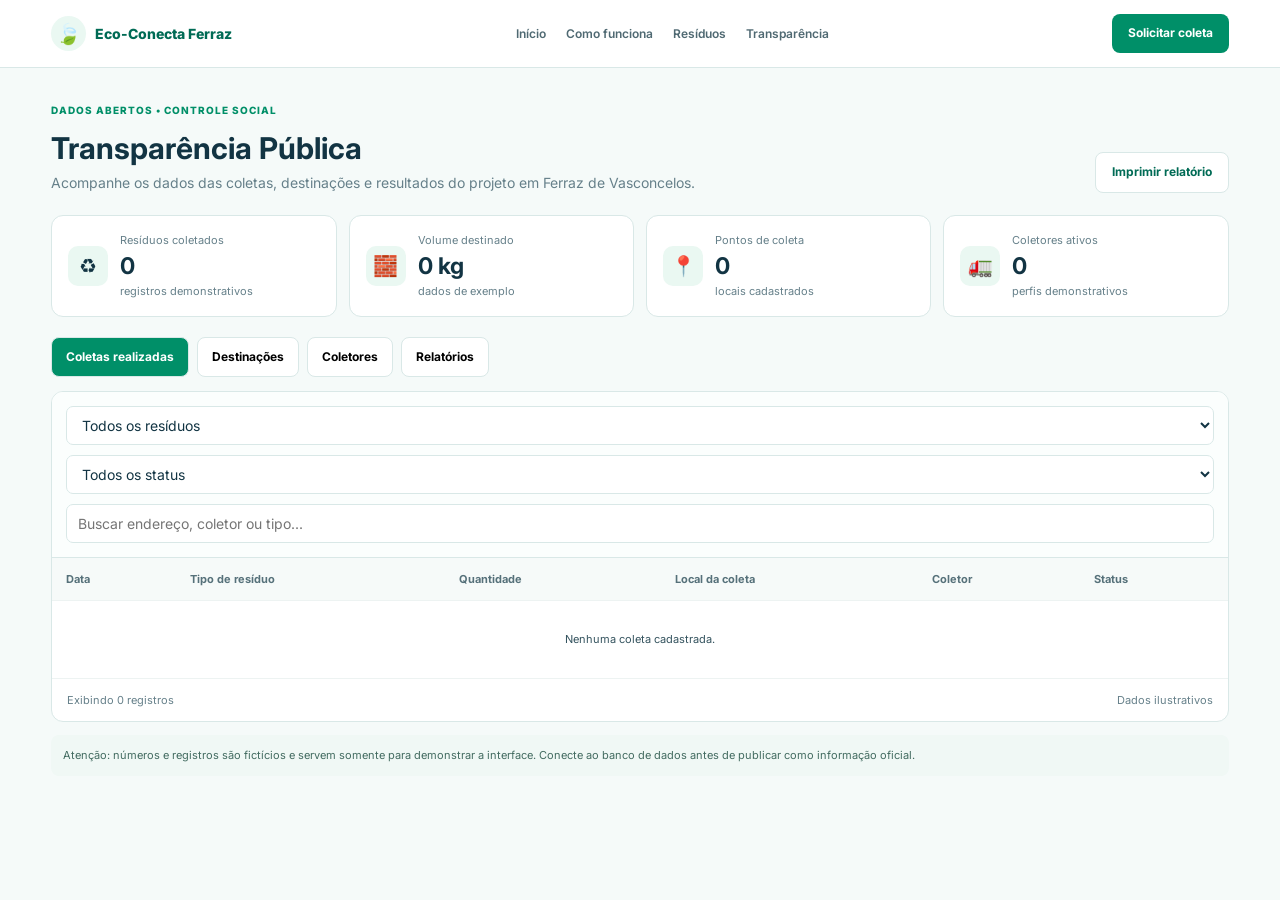
<file: transparencia.html>
<!DOCTYPE html>
<html lang="pt-BR">
 <head>
  <meta charset="utf-8"/>
  <meta content="width=device-width,initial-scale=1" name="viewport"/>
  <title>
   Transpar&ecirc;ncia P&uacute;blica | Eco-Conecta
  </title>
  <link href="CSS/style.css" rel="stylesheet"/>
 </head>
 <body class="internal-page">
  <header class="topbar">
   <a class="logo" href="index.html">
    <span class="logo-mark">
     🍃
    </span>
    Eco-Conecta Ferraz
   </a>
   <nav class="nav">
    <a href="index.html">
     In&iacute;cio
    </a>
    <a href="index.html#como-funciona">
     Como funciona
    </a>
    <a href="index.html#residuos">
     Res&iacute;duos
    </a>
    <a href="transparencia.html">
     Transpar&ecirc;ncia
    </a>
   </nav>
   <a class="btn primary" href="cadastro.html">
    Solicitar coleta
   </a>
  </header>
  <main class="page">
   <div class="heading">
    <div>
     <span class="eyebrow">
      DADOS ABERTOS &bull; CONTROLE SOCIAL
     </span>
     <h1>
      Transpar&ecirc;ncia P&uacute;blica
     </h1>
     <p class="muted">
      Acompanhe os dados das coletas, destina&ccedil;&otilde;es e resultados do projeto em Ferraz de Vasconcelos.
     </p>
    </div>
    <button class="btn outline" onclick="print()">
     Imprimir relat&oacute;rio
    </button>
   </div>
   <section class="stats">
    <article class="stat">
     <div class="stat-icon">
      ♻
     </div>
     <div>
      <span>
       Res&iacute;duos coletados
      </span>
      <strong>
       0
      </strong>
      <span>
       registros demonstrativos
      </span>
     </div>
    </article>
    <article class="stat">
     <div class="stat-icon">
      🧱
     </div>
     <div>
      <span>
       Volume destinado
      </span>
      <strong>
       0 kg
      </strong>
      <span>
       dados de exemplo
      </span>
     </div>
    </article>
    <article class="stat">
     <div class="stat-icon">
      📍
     </div>
     <div>
      <span>
       Pontos de coleta
      </span>
      <strong>
       0
      </strong>
      <span>
       locais cadastrados
      </span>
     </div>
    </article>
    <article class="stat">
     <div class="stat-icon">
      🚛
     </div>
     <div>
      <span>
       Coletores ativos
      </span>
      <strong>
       0
      </strong>
      <span>
       perfis demonstrativos
      </span>
     </div>
    </article>
   </section>
   <div class="tabs">
    <button class="tab active">
     Coletas realizadas
    </button>
    <button class="tab">
     Destina&ccedil;&otilde;es
    </button>
    <button class="tab">
     Coletores
    </button>
    <button class="tab">
     Relat&oacute;rios
    </button>
   </div>
   <section class="table-panel">
    <div class="filters">
     <select id="tipo">
      <option value="all">
       Todos os res&iacute;duos
      </option>
      <option>
       Entulho
      </option>
      <option>
       M&oacute;veis
      </option>
      <option>
       Podas e galhos
      </option>
      <option>
       Madeira
      </option>
     </select>
     <select id="st">
      <option value="all">
       Todos os status
      </option>
      <option>
       Destinada
      </option>
      <option>
       Em transporte
      </option>
      <option>
       Em an&aacute;lise
      </option>
     </select>
     <input id="q" placeholder="Buscar endere&ccedil;o, coletor ou tipo..."/>
    </div>
    <div class="table-wrap">
     <table>
      <thead>
       <tr>
        <th>
         Data
        </th>
        <th>
         Tipo de res&iacute;duo
        </th>
        <th>
         Quantidade
        </th>
        <th>
         Local da coleta
        </th>
        <th>
         Coletor
        </th>
        <th>
         Status
        </th>
       </tr>
      </thead>
      <tbody id="rows">
       <tr class="empty-row">
        <td colspan="6" style="text-align:center;padding:30px">
         Nenhuma coleta cadastrada.
        </td>
       </tr>
      </tbody>
     </table>
    </div>
    <div class="pagination">
     <span id="count">
      Exibindo 0 registros
     </span>
     <span>
      Dados ilustrativos
     </span>
    </div>
   </section>
   <p class="notice">
    Aten&ccedil;&atilde;o: n&uacute;meros e registros s&atilde;o fict&iacute;cios e servem somente para demonstrar a interface. Conecte ao banco de dados antes de publicar como informa&ccedil;&atilde;o oficial.
   </p>
  </main>
  <script>
   function filtrar(){let n=0;document.querySelectorAll('#rows tr:not(.empty-row)').forEach(r=>{let ok=(document.getElementById('q').value===''||r.innerText.toLowerCase().includes(document.getElementById('q').value.toLowerCase()))&&(document.getElementById('tipo').value==='all'||r.dataset.t===document.getElementById('tipo').value)&&(document.getElementById('st').value==='all'||r.dataset.s===document.getElementById('st').value);r.hidden=!ok;if(ok)n++});let empty=document.querySelector('#rows .empty-row');if(empty)empty.hidden=n>0;document.getElementById('count').textContent='Exibindo '+n+' registro(s)'}['q','tipo','st'].forEach(id=>document.getElementById(id).addEventListener('input',filtrar));
  </script>
</body>
</html>
</file>
<file: CSS/style.css>
@import url('https://fonts.googleapis.com/css2?family=Inter:wght@400;500;600;700;800&display=swap');

:root {
  --green: #008f68;
  --green-dark: #006b55;
  --green-soft: #eaf8f2;
  --navy: #073b4c;
  --text: #123443;
  --muted: #66808a;
  --line: #d9e8e7;
  --white: #ffffff;
  --bg: #f5faf9;
  --shadow: 0 14px 40px rgba(7, 59, 76, .10);
}

* { box-sizing: border-box; margin: 0; padding: 0; }

html { scroll-behavior: smooth; }

body {
  font-family: 'Inter', Arial, sans-serif;
  color: var(--text);
  background: var(--white);
  line-height: 1.55;
}

a { color: inherit; text-decoration: none; }

button, input, select { font: inherit; }

.topbar {
  min-height: 72px;
  display: flex;
  align-items: center;
  gap: 28px;
  padding: 0 5%;
  border-bottom: 1px solid var(--line);
  background: rgba(255,255,255,.96);
  position: sticky;
  top: 0;
  z-index: 10;
}

.logo {
  display: inline-flex;
  align-items: center;
  gap: 9px;
  font-size: 15px;
  font-weight: 800;
  color: var(--green-dark);
  white-space: nowrap;
}

.logo small { font-weight: 600; }

.logo-mark {
  width: 34px;
  height: 34px;
  display: grid;
  place-items: center;
  border-radius: 50%;
  background: var(--green-soft);
  font-size: 20px;
}

.logo-mark.big { width: 54px; height: 54px; font-size: 30px; }

.nav {
  display: flex;
  align-items: center;
  justify-content: center;
  gap: 24px;
  flex: 1;
}

.nav a {
  font-size: 12px;
  font-weight: 600;
  color: #47636c;
}

.nav a:hover { color: var(--green); }

.btn {
  min-height: 44px;
  border: 0;
  border-radius: 9px;
  padding: 0 22px;
  display: inline-flex;
  align-items: center;
  justify-content: center;
  gap: 7px;
  font-size: 13px;
  font-weight: 700;
  cursor: pointer;
  transition: .2s ease;
}

.btn:hover { transform: translateY(-1px); }

.btn-primary {
  color: white;
  background: linear-gradient(135deg, var(--green), #00a579);
  box-shadow: 0 7px 18px rgba(0,143,104,.18);
}

.btn-outline {
  color: var(--green-dark);
  border: 1px solid #acd8cb;
  background: white;
}

.btn-light {
  color: var(--green-dark);
  background: white;
}

.btn-outline-light {
  color: white;
  border: 1px solid rgba(255,255,255,.7);
  background: transparent;
}

.btn-small { min-height: 38px; padding: 0 16px; font-size: 11px; }

.full { width: 100%; }

.section { padding: 74px 6%; }

.hero {
  min-height: 590px;
  display: grid;
  grid-template-columns: 1.05fr .95fr;
  align-items: center;
  gap: 40px;
  background: linear-gradient(115deg, #f7fcfb 0%, #e8f8f2 100%);
  overflow: hidden;
}

.eyebrow {
  display: inline-block;
  margin-bottom: 10px;
  color: var(--green);
  font-size: 10px;
  font-weight: 800;
  letter-spacing: .12em;
}

.hero h1 {
  font-size: clamp(34px, 4vw, 56px);
  line-height: 1.08;
  letter-spacing: -.04em;
  margin-bottom: 22px;
}

.hero h1 strong { color: var(--green); }

.hero p {
  max-width: 650px;
  color: #4e6a73;
  font-size: 15px;
}

.hero-actions { display: flex; gap: 12px; margin: 28px 0; }

.hero-highlights {
  display: grid;
  grid-template-columns: repeat(4, 1fr);
  gap: 12px;
  max-width: 720px;
}

.hero-highlights div {
  display: grid;
  grid-template-columns: 30px 1fr;
  column-gap: 7px;
  align-items: center;
  font-size: 10px;
}

.hero-highlights span { grid-row: span 2; font-size: 21px; }
.hero-highlights b { font-size: 10px; }
.hero-highlights small { color: var(--muted); }

.hero-art {
  min-height: 390px;
  position: relative;
  display: grid;
  place-items: center;
}

.art-circle {
  width: 390px;
  height: 390px;
  border-radius: 50%;
  background: radial-gradient(circle, #ccefe0 0 45%, #b4e3d1 46% 67%, transparent 68%);
}

.art-card {
  position: absolute;
  width: 110px;
  height: 110px;
  display: grid;
  place-items: center;
  border-radius: 22px;
  background: white;
  border: 1px solid rgba(0,107,85,.12);
  box-shadow: var(--shadow);
  font-size: 54px;
}

.art-card-sofa { top: 60px; left: 12%; }
.art-card-branch { top: 35px; right: 8%; }
.art-card-rubble { bottom: 75px; left: 22%; }

.art-truck {
  position: absolute;
  right: 20%;
  bottom: 76px;
  font-size: 90px;
  filter: drop-shadow(0 14px 10px rgba(0,0,0,.13));
}

.art-label {
  position: absolute;
  right: 6%;
  bottom: 10px;
  max-width: 230px;
  padding: 15px 18px;
  border-radius: 12px;
  color: white;
  background: linear-gradient(135deg, #00755b, #005344);
  box-shadow: var(--shadow);
}

.art-label strong, .art-label span { display: block; }
.art-label strong { font-size: 13px; }
.art-label span { margin-top: 4px; font-size: 10px; opacity: .9; }

.section-heading {
  display: flex;
  justify-content: space-between;
  align-items: end;
  gap: 30px;
  margin-bottom: 30px;
}

.section-heading.center {
  display: block;
  text-align: center;
}

.section-heading h2 {
  font-size: 28px;
  line-height: 1.2;
  margin-bottom: 8px;
}

.section-heading p {
  max-width: 520px;
  color: var(--muted);
  font-size: 13px;
}

.center p { margin: auto; }

.types { background: #fff; }

.type-grid {
  display: grid;
  grid-template-columns: repeat(6, 1fr);
  gap: 12px;
}

.type-card {
  min-height: 165px;
  padding: 18px;
  border: 1px solid var(--line);
  border-radius: 13px;
  background: white;
  box-shadow: 0 5px 18px rgba(7,59,76,.04);
}

.type-card:hover { border-color: #9ed4c5; }

.type-card span {
  display: block;
  margin-bottom: 12px;
  font-size: 30px;
}

.type-card strong, .type-card small { display: block; }
.type-card strong { font-size: 13px; margin-bottom: 5px; }
.type-card small { color: var(--muted); font-size: 10px; }

.how { background: var(--bg); }

.steps {
  display: grid;
  grid-template-columns: repeat(4, 1fr);
  gap: 16px;
}

.step {
  padding: 26px;
  border-radius: 14px;
  background: white;
  border: 1px solid var(--line);
}

.step span {
  color: var(--green);
  font-size: 12px;
  font-weight: 800;
}

.step h3 { margin: 12px 0 6px; font-size: 16px; }
.step p { color: var(--muted); font-size: 12px; }

.request {
  display: flex;
  align-items: center;
  justify-content: space-between;
  gap: 30px;
  color: white;
  background: linear-gradient(135deg, #006b55, #009a70);
}

.request .eyebrow { color: #a9ebd4; }
.request h2 { font-size: 28px; margin-bottom: 8px; }
.request p { max-width: 650px; opacity: .9; font-size: 13px; }

.transparency {
  display: grid;
  grid-template-columns: auto 1fr auto;
  align-items: center;
  gap: 22px;
  color: white;
  background: #005344;
}

.transparency .eyebrow { color: #9fe3cf; }
.transparency h2 { font-size: 21px; }
.transparency p { color: #c6e8de; font-size: 12px; }
.transparency-icon { font-size: 45px; }

footer {
  min-height: 85px;
  padding: 22px 6%;
  display: flex;
  align-items: center;
  justify-content: space-between;
  gap: 20px;
  color: var(--muted);
  font-size: 11px;
  background: #f1f7f6;
}

.auth-page { background: #f5faf9; }

.auth-wrapper {
  max-width: 1180px;
  margin: 45px auto;
  padding: 0 22px;
}

.login-card {
  display: grid;
  grid-template-columns: .8fr 1.2fr;
  min-height: 440px;
  overflow: hidden;
  border: 1px solid var(--line);
  border-radius: 18px;
  background: white;
  box-shadow: var(--shadow);
}

.login-visual {
  position: relative;
  padding: 50px;
  color: white;
  overflow: hidden;
  background: linear-gradient(145deg, #006b55, #45b991);
}

.login-visual:after {
  content: "";
  position: absolute;
  width: 330px;
  height: 330px;
  right: -130px;
  bottom: -130px;
  border-radius: 50%;
  background: rgba(255,255,255,.12);
}

.login-visual h1 {
  position: relative;
  z-index: 1;
  margin-top: 35px;
  font-size: 31px;
  line-height: 1.15;
}

.login-visual p {
  position: relative;
  z-index: 1;
  max-width: 330px;
  margin-top: 15px;
  color: #e4fff5;
  font-size: 13px;
}

.visual-icon {
  position: absolute;
  z-index: 1;
  right: 50px;
  bottom: 40px;
  font-size: 105px;
  opacity: .9;
}

.login-form {
  padding: 48px 60px;
  max-width: 590px;
}

.login-form h2 { font-size: 25px; margin-bottom: 4px; }
.login-form > p { color: var(--muted); font-size: 12px; margin-bottom: 24px; }

form { display: grid; gap: 8px; }

label {
  color: #34535e;
  font-size: 11px;
  font-weight: 700;
}

input, select {
  width: 100%;
  height: 42px;
  padding: 0 12px;
  border: 1px solid #cfe1df;
  border-radius: 7px;
  outline: none;
  color: var(--text);
  background: white;
}

input:focus, select:focus { border-color: var(--green); box-shadow: 0 0 0 3px rgba(0,143,104,.08); }

.form-row {
  display: flex;
  align-items: center;
  justify-content: space-between;
  margin: 4px 0 12px;
}

.form-row a, .register-link a { color: var(--green); font-weight: 700; }

.check {
  display: flex;
  align-items: center;
  gap: 6px;
  font-weight: 500;
}

.check input { width: auto; height: auto; }

.divider {
  position: relative;
  margin: 20px 0 13px;
  text-align: center;
  color: #91a6ab;
  font-size: 11px;
}

.divider:before {
  content: "";
  position: absolute;
  left: 0; right: 0; top: 50%;
  height: 1px;
  background: var(--line);
}

.divider span { position: relative; padding: 0 10px; background: white; }

.google-btn {
  width: 100%;
  height: 42px;
  border: 1px solid #cfe1df;
  border-radius: 7px;
  background: white;
  color: #455e67;
  font-weight: 700;
  cursor: pointer;
}

.register-link {
  position: relative;
  left: 0;
  text-align: center;
  margin-top: 15px;
  color: var(--muted);
  font-size: 12px;
}

.register-linkl {
  text-align: center;
  margin-top: 15px;
  color: var(--muted);
  font-size: 12px;
}

.register-section {
  margin-top: 60px;
  padding: 45px;
  border-radius: 18px;
  background: white;
  border: 1px solid var(--line);
  box-shadow: var(--shadow);
}

.register-grid {
  display: grid;
  grid-template-columns: 1fr 1fr;
  gap: 22px;
}

.register-card {
  padding: 28px;
  border: 1px solid var(--line);
  border-radius: 13px;
  background: #fbfefd;
}

.card-title {
  display: flex;
  align-items: center;
  gap: 12px;
  margin-bottom: 22px;
}

.card-title .number {
  width: 28px;
  height: 28px;
  display: grid;
  place-items: center;
  border-radius: 50%;
  color: white;
  background: var(--green);
  font-size: 12px;
  font-weight: 800;
}

.card-title strong, .card-title small { display: block; }
.card-title strong { font-size: 14px; }
.card-title small { color: var(--green); font-size: 10px; margin-top: 2px; }

.register-card form { grid-template-columns: 1fr 1fr; column-gap: 12px; }
.register-card form label,
.register-card form input,
.register-card form select,
.register-card form button { grid-column: span 2; }

.register-card form label:nth-of-type(1) { grid-column: span 1; }
.register-card form input:nth-of-type(1) { grid-column: span 1; }

@media (max-width: 1000px) {
  .nav { display: none; }
  .hero { grid-template-columns: 1fr; }
  .hero-art { min-height: 330px; }
  .type-grid { grid-template-columns: repeat(3, 1fr); }
  .steps { grid-template-columns: repeat(2, 1fr); }
}

@media (max-width: 720px) {
  .topbar { padding: 12px 5%; }
  .topbar > .btn { margin-left: auto; }
  .section { padding: 52px 5%; }
  .hero { min-height: auto; padding-top: 55px; }
  .hero h1 { font-size: 36px; }
  .hero-highlights { grid-template-columns: repeat(2, 1fr); }
  .hero-art { transform: scale(.85); margin: -25px 0; }
  .section-heading { display: block; }
  .section-heading p { margin-top: 10px; }
  .type-grid, .steps, .register-grid { grid-template-columns: 1fr; }
  .request, .transparency { display: block; }
  .request .btn, .transparency .btn { margin-top: 20px; }
  .transparency-icon { margin-bottom: 10px; }
  footer { flex-direction: column; align-items: flex-start; }
  .login-card { grid-template-columns: 1fr; }
  .login-visual { min-height: 290px; padding: 35px; }
  .login-form { padding: 35px 25px; }
  .register-section { padding: 25px 18px; }
}

@media (max-width: 450px) {
  .topbar .logo { font-size: 12px; }
  .topbar > .btn { padding: 0 10px; font-size: 10px; }
  .hero-art { transform: scale(.65); margin: -70px 0; }
  .type-grid { grid-template-columns: 1fr 1fr; }
  .register-card form { grid-template-columns: 1fr; }
  .register-card form label,
  .register-card form input,
  .register-card form select,
  .register-card form button,
  .register-card form label:nth-of-type(1),
  .register-card form input:nth-of-type(1) { grid-column: 1; }
}

body.internal-page {
    font-family: 'Inter', Arial, sans-serif;
    color: var(--text);
    background: var(--bg);
    font-size: 14px;
    line-height: 1.5;
}

body.internal-page *,
body.internal-page *::before,
body.internal-page *::after {
    box-sizing: border-box;
}

body.internal-page button,
body.internal-page input,
body.internal-page select {
    font: inherit;
}

body.internal-page a {
    color: inherit;
    text-decoration: none;
}

body.internal-page .topbar {
    height: 68px;
    min-height: 68px;
    background: var(--white);
    border-bottom: 1px solid var(--line);
    display: flex;
    align-items: center;
    justify-content: space-between;
    padding: 0 4%;
    gap: 18px;
    position: static;
    z-index: auto;
}

body.internal-page .logo {
    display: inline-flex;
    align-items: center;
    gap: 9px;
    font-size: 14px;
    font-weight: 800;
    color: var(--green-dark);
    white-space: nowrap;
}

body.internal-page .logo-mark {
    width: 35px;
    height: 35px;
    display: grid;
    place-items: center;
    background: var(--green-soft);
    border-radius: 50%;
    font-size: 20px;
}

body.internal-page .nav {
    display: flex;
    align-items: center;
    justify-content: center;
    gap: 20px;
    flex: initial;
}

body.internal-page .nav a {
    color: #4f6972;
    font-size: 12px;
    font-weight: 600;
}

body.internal-page .btn {
    min-height: 0;
    display: inline-flex;
    align-items: center;
    justify-content: center;
    gap: 7px;
    padding: 11px 16px;
    border: 0;
    border-radius: 8px;
    font-size: 12px;
    font-weight: 700;
    line-height: 1.4;
    cursor: pointer;
    transition: background .2s ease, transform .2s ease;
}

body.internal-page .btn:hover {
    transform: translateY(-1px);
}

body.internal-page .btn.primary {
    color: var(--white);
    background: var(--green);
}

body.internal-page .btn.outline {
    color: var(--green-dark);
    background: var(--white);
    border: 1px solid var(--line);
}

body.internal-page .page {
    width: 100%;
    max-width: 1440px;
    margin: 0 auto;
    padding: 30px 4% 45px;
}

body.internal-page .heading {
    display: flex;
    align-items: flex-end;
    justify-content: space-between;
    gap: 20px;
    margin-bottom: 22px;
}

body.internal-page .eyebrow {
    display: inline-block;
    margin-bottom: 6px;
    color: var(--green);
    font-size: 10px;
    font-weight: 800;
    letter-spacing: .1em;
}

body.internal-page h1 {
    margin: 6px 0;
    font-size: 30px;
    line-height: 1.2;
    letter-spacing: normal;
}

body.internal-page h2 {
    margin: 0 0 5px;
    font-size: 15px;
    line-height: 1.35;
}

body.internal-page .muted {
    color: var(--muted);
}

body.internal-page .small {
    font-size: 11px;
}

body.internal-page .stats {
    display: grid;
    grid-template-columns: repeat(4, minmax(0, 1fr));
    gap: 12px;
    margin-bottom: 20px;
}

body.internal-page .stat,
body.internal-page .panel,
body.internal-page .table-panel {
    background: var(--white);
    border: 1px solid var(--line);
    border-radius: 12px;
}

body.internal-page .stat {
    display: flex;
    align-items: center;
    gap: 12px;
    padding: 16px;
}

body.internal-page .stat-icon {
    width: 40px;
    height: 40px;
    flex: 0 0 40px;
    display: grid;
    place-items: center;
    background: var(--green-soft);
    border-radius: 10px;
    font-size: 20px;
}

body.internal-page .stat span,
body.internal-page .stat strong {
    display: block;
}

body.internal-page .stat span {
    color: var(--muted);
    font-size: 11px;
}

body.internal-page .stat strong {
    font-size: 23px;
}

body.internal-page .tabs {
    display: flex;
    flex-wrap: wrap;
    gap: 8px;
    margin-bottom: 14px;
}

body.internal-page .tab {
    padding: 10px 14px;
    background: var(--white);
    border: 1px solid var(--line);
    border-radius: 8px;
    font-size: 12px;
    font-weight: 700;
    cursor: pointer;
}

body.internal-page .tab.active {
    color: var(--white);
    background: var(--green);
}

body.internal-page .filters {
    display: flex;
    flex-wrap: wrap;
    gap: 10px;
    padding: 14px;
    background: #fbfefd;
    border-bottom: 1px solid var(--line);
}

body.internal-page .filters input,
body.internal-page .filters select,
body.internal-page .field input,
body.internal-page .field select {
    min-width: 0;
    height: 39px;
    padding: 0 11px;
    color: var(--text);
    background: var(--white);
    border: 1px solid var(--line);
    border-radius: 7px;
}

body.internal-page .filters input {
    flex: 1;
    min-width: 190px;
}

body.internal-page .table-panel {
    overflow: hidden;
}

body.internal-page .table-wrap {
    overflow-x: auto;
}

body.internal-page table {
    width: 100%;
    border-collapse: collapse;
    white-space: nowrap;
}

body.internal-page th,
body.internal-page td {
    padding: 13px 14px;
    border-bottom: 1px solid #edf3f2;
    text-align: left;
    font-size: 11px;
}

body.internal-page th {
    color: #56717a;
    background: #f6faf9;
}

body.internal-page td {
    color: #34535e;
}

body.internal-page .status {
    display: inline-block;
    padding: 4px 8px;
    border-radius: 20px;
    background: #e0f7eb;
    color: #087b52;
    font-size: 10px;
    font-weight: 700;
}

body.internal-page .blue {
    color: #1769aa;
    background: #e2f1ff;
}

body.internal-page .warn {
    color: #986000;
    background: #fff0d4;
}

body.internal-page .red {
    color: #b12b2b;
    background: #ffe5e5;
}

body.internal-page .pagination {
    display: flex;
    justify-content: space-between;
    gap: 12px;
    padding: 13px 15px;
    color: var(--muted);
    font-size: 11px;
}

body.internal-page .dashboard {
    display: grid;
    grid-template-columns: 205px minmax(0, 1fr);
    min-height: calc(100vh - 68px);
}

body.internal-page .sidebar {
    display: flex;
    flex-direction: column;
    gap: 5px;
    padding: 20px 13px;
    color: var(--white);
    background: var(--navy);
}

body.internal-page .side-brand {
    padding: 0 8px 20px;
    font-size: 12px;
    font-weight: 800;
}

body.internal-page .side-link {
    padding: 11px 10px;
    border-radius: 7px;
    color: #d5e7e9;
    font-size: 12px;
}

body.internal-page .side-link.active,
body.internal-page .side-link:hover {
    color: var(--white);
    background: #0d5964;
}

body.internal-page .side-bottom {
    margin-top: auto;
    padding: 18px 8px 0;
    border-top: 1px solid #37636b;
    font-size: 11px;
}

body.internal-page .dashmain {
    min-width: 0;
    padding: 26px 24px;
}

body.internal-page .dashhead {
    display: flex;
    align-items: center;
    justify-content: space-between;
    gap: 15px;
    margin-bottom: 20px;
}

body.internal-page .dashhead h1 {
    font-size: 24px;
}

body.internal-page .grid2 {
    display: grid;
    grid-template-columns: minmax(0, 1.25fr) minmax(260px, .8fr);
    gap: 16px;
}

body.internal-page .panel {
    padding: 18px;
}

body.internal-page .field {
    display: flex;
    flex-direction: column;
    gap: 6px;
    margin-bottom: 13px;
}

body.internal-page .field label {
    font-size: 11px;
    font-weight: 700;
}

body.internal-page .field input,
body.internal-page .field select {
    width: 100%;
}

body.internal-page .formgrid {
    display: grid;
    grid-template-columns: repeat(2, minmax(0, 1fr));
    gap: 0 12px;
}

body.internal-page .tokenbox {
    display: flex;
    min-height: 270px;
    flex-direction: column;
    align-items: center;
    justify-content: center;
    padding: 22px;
    border: 1px solid #cfe9df;
    border-radius: 12px;
    background: linear-gradient(145deg, var(--green-soft), #f7fcfa);
    text-align: center;
}

body.internal-page .tokencode {
    margin: 13px 0;
    color: var(--green-dark);
    font-size: 20px;
    font-weight: 800;
}

body.internal-page .notice {
    margin-top: 13px;
    padding: 12px;
    border-radius: 8px;
    color: #426b60;
    background: #f0f8f5;
    font-size: 11px;
}

body.internal-page .authshell {
    max-width: 1100px;
    margin: 42px auto;
    padding: 0 20px;
}

body.internal-page .authcard {
    display: grid;
    grid-template-columns: .9fr 1.1fr;
    min-height: 460px;
    overflow: hidden;
    background: var(--white);
    border: 1px solid var(--line);
    border-radius: 16px;
}

body.internal-page .authart {
    display: flex;
    flex-direction: column;
    justify-content: space-between;
    padding: 40px;
    color: var(--white);
    background: linear-gradient(145deg, var(--green-dark), #52bc98);
}

body.internal-page .authart h1 {
    font-size: 30px;
}

body.internal-page .authart p {
    color: #e1fff4;
    font-size: 13px;
}

body.internal-page .bigicon {
    align-self: flex-end;
    font-size: 80px;
}

body.internal-page .authform {
    align-self: center;
    padding: 42px;
}

body.internal-page .authform h2 {
    margin: 6px 0;
    font-size: 25px;
}

body.internal-page .authform > p {
    margin-bottom: 22px;
    color: var(--muted);
    font-size: 12px;
}

body.internal-page .authform form {
    display: flex;
    flex-direction: column;
    gap: 8px;
}

body.internal-page .authform label {
    font-size: 11px;
    font-weight: 700;
}

body.internal-page .authform input {
    height: 43px;
    margin-bottom: 7px;
    padding: 0 12px;
    border: 1px solid var(--line);
    border-radius: 7px;
}

body.internal-page .backlink {
    display: block;
    margin-top: 17px;
    color: var(--green);
    font-size: 12px;
    font-weight: 700;
    text-align: center;
}

body.internal-page .success {
    display: none;
    margin-top: 14px;
    padding: 12px;
    border-radius: 8px;
    color: #087b52;
    background: #e0f7eb;
    font-size: 12px;
}

body.internal-page .success.show {
    display: block;
}

@media (max-width: 900px) {
    body.internal-page .nav {
        display: none;
    }

    body.internal-page .stats {
        grid-template-columns: repeat(2, minmax(0, 1fr));
    }

    body.internal-page .dashboard {
        grid-template-columns: 1fr;
    }

    body.internal-page .sidebar {
        flex-direction: row;
        flex-wrap: wrap;
    }

    body.internal-page .side-brand,
    body.internal-page .side-bottom {
        display: none;
    }

    body.internal-page .side-link {
        padding: 9px;
    }

    body.internal-page .grid2 {
        grid-template-columns: 1fr;
    }

    body.internal-page .heading {
        align-items: flex-start;
        flex-direction: column;
    }
}

@media (max-width: 620px) {
    body.internal-page .topbar {
        padding: 0 4%;
    }

    body.internal-page .page {
        padding: 22px 4%;
    }

    body.internal-page .stats {
        grid-template-columns: repeat(2, minmax(0, 1fr));
    }

    body.internal-page .stat {
        padding: 11px;
    }

    body.internal-page .stat strong {
        font-size: 19px;
    }

    body.internal-page .dashmain {
        padding: 20px 12px;
    }

    body.internal-page .formgrid {
        grid-template-columns: 1fr;
    }

    body.internal-page .authcard {
        grid-template-columns: 1fr;
    }

    body.internal-page .authart {
        min-height: 210px;
        padding: 25px;
    }

    body.internal-page .bigicon {
        font-size: 45px;
    }

    body.internal-page .authform {
        padding: 28px 22px;
    }

    body.internal-page h1 {
        font-size: 25px;
    }

    body.internal-page .dashhead {
        align-items: flex-start;
        flex-direction: column;
    }
}



.type-card .wood-icon {
  display: block;
  width: 34px;
  height: 34px;
  margin-bottom: 12px;
  font-size: initial;
}

.type-card .wood-icon svg {
  display: block;
  width: 100%;
  height: 100%;
}


.register-section {
  width: 100%;
  max-width: 1240px;
  margin: 0 auto;
  padding: 42px 24px 56px;
}

.register-grid {
  display: grid;
  grid-template-columns: repeat(2, minmax(0, 1fr));
  align-items: stretch;
  gap: 24px;
}

.register-card {
  min-width: 0;
  padding: 26px;
  border: 1px solid var(--line);
  border-radius: 16px;
  background: #fff;
  box-shadow: var(--shadow);
}

.register-card form {
  display: grid;
  grid-template-columns: minmax(0, 1fr);
  gap: 8px;
  margin-top: 22px;
}

.register-card form label,
.register-card form input,
.register-card form select,
.register-card form button,
.register-card form .register-link {
  grid-column: 1 / -1 !important;
  width: 100%;
  min-width: 0;
}

.register-card form label {
  margin-top: 5px;
  line-height: 1.4;
}

.register-card form input,
.register-card form select {
  display: block;
  height: 44px;
  padding: 0 13px;
  font-size: 14px;
}

.register-card form .register-link {
  margin: 10px 0 4px;
  font-size: 13px;
}

.register-card form button {
  min-height: 44px;
  justify-self: stretch;
}

@media (max-width: 760px) {
  .register-section { padding: 28px 16px 40px; }
  .register-grid { grid-template-columns: minmax(0, 1fr); gap: 18px; }
  .register-card { padding: 22px 18px; }
}

.register-grid {
  align-items: stretch;
}

.register-card {
  display: flex;
  flex-direction: column;
}

.register-card form {
  display: flex;
  flex-direction: column;
  flex: 1;
  min-width: 0;
}

.register-card form label,
.register-card form input,
.register-card form select,
.register-card form .register-link,
.register-card form button {
  width: 100%;
  box-sizing: border-box;
}

.register-card form button {
  margin-top: auto;
  min-height: 44px;
  align-self: stretch;
}

.register-card form .register-link {
  margin: 10px 0 12px;
}
</file>
